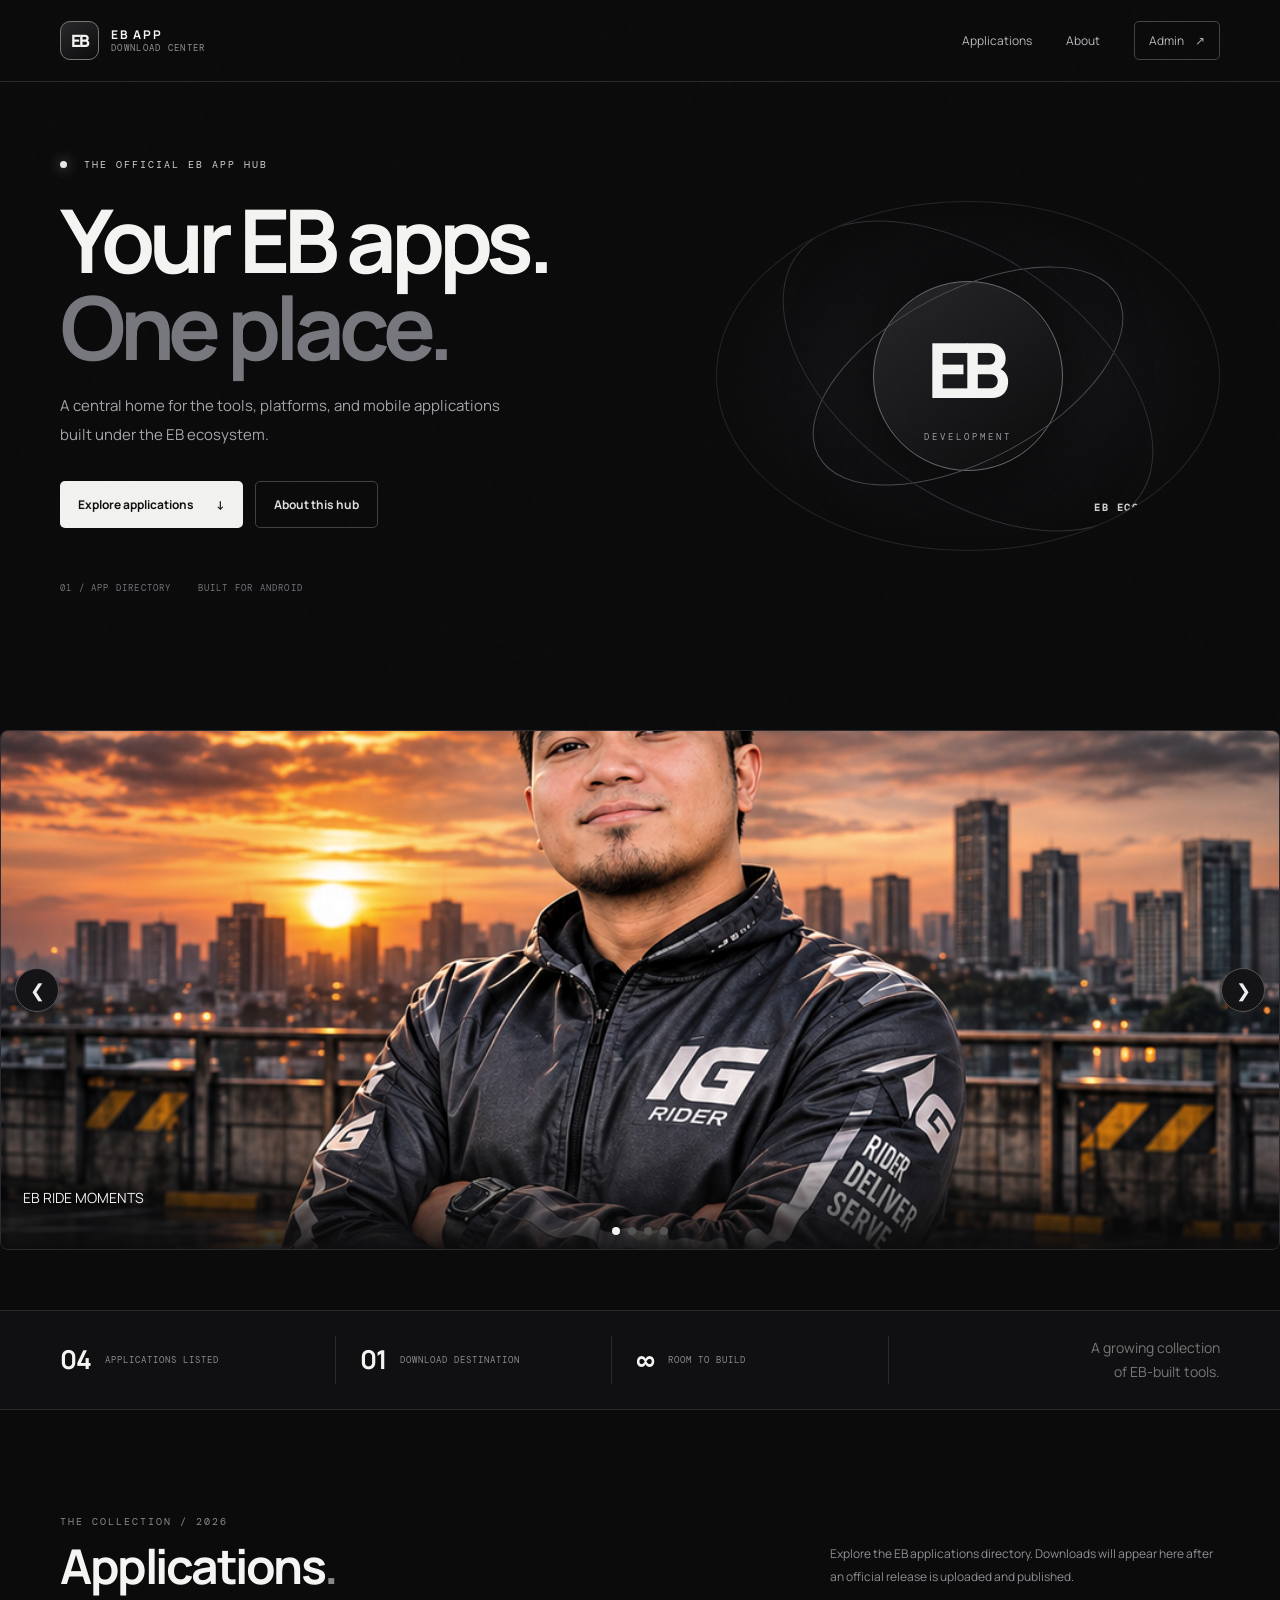
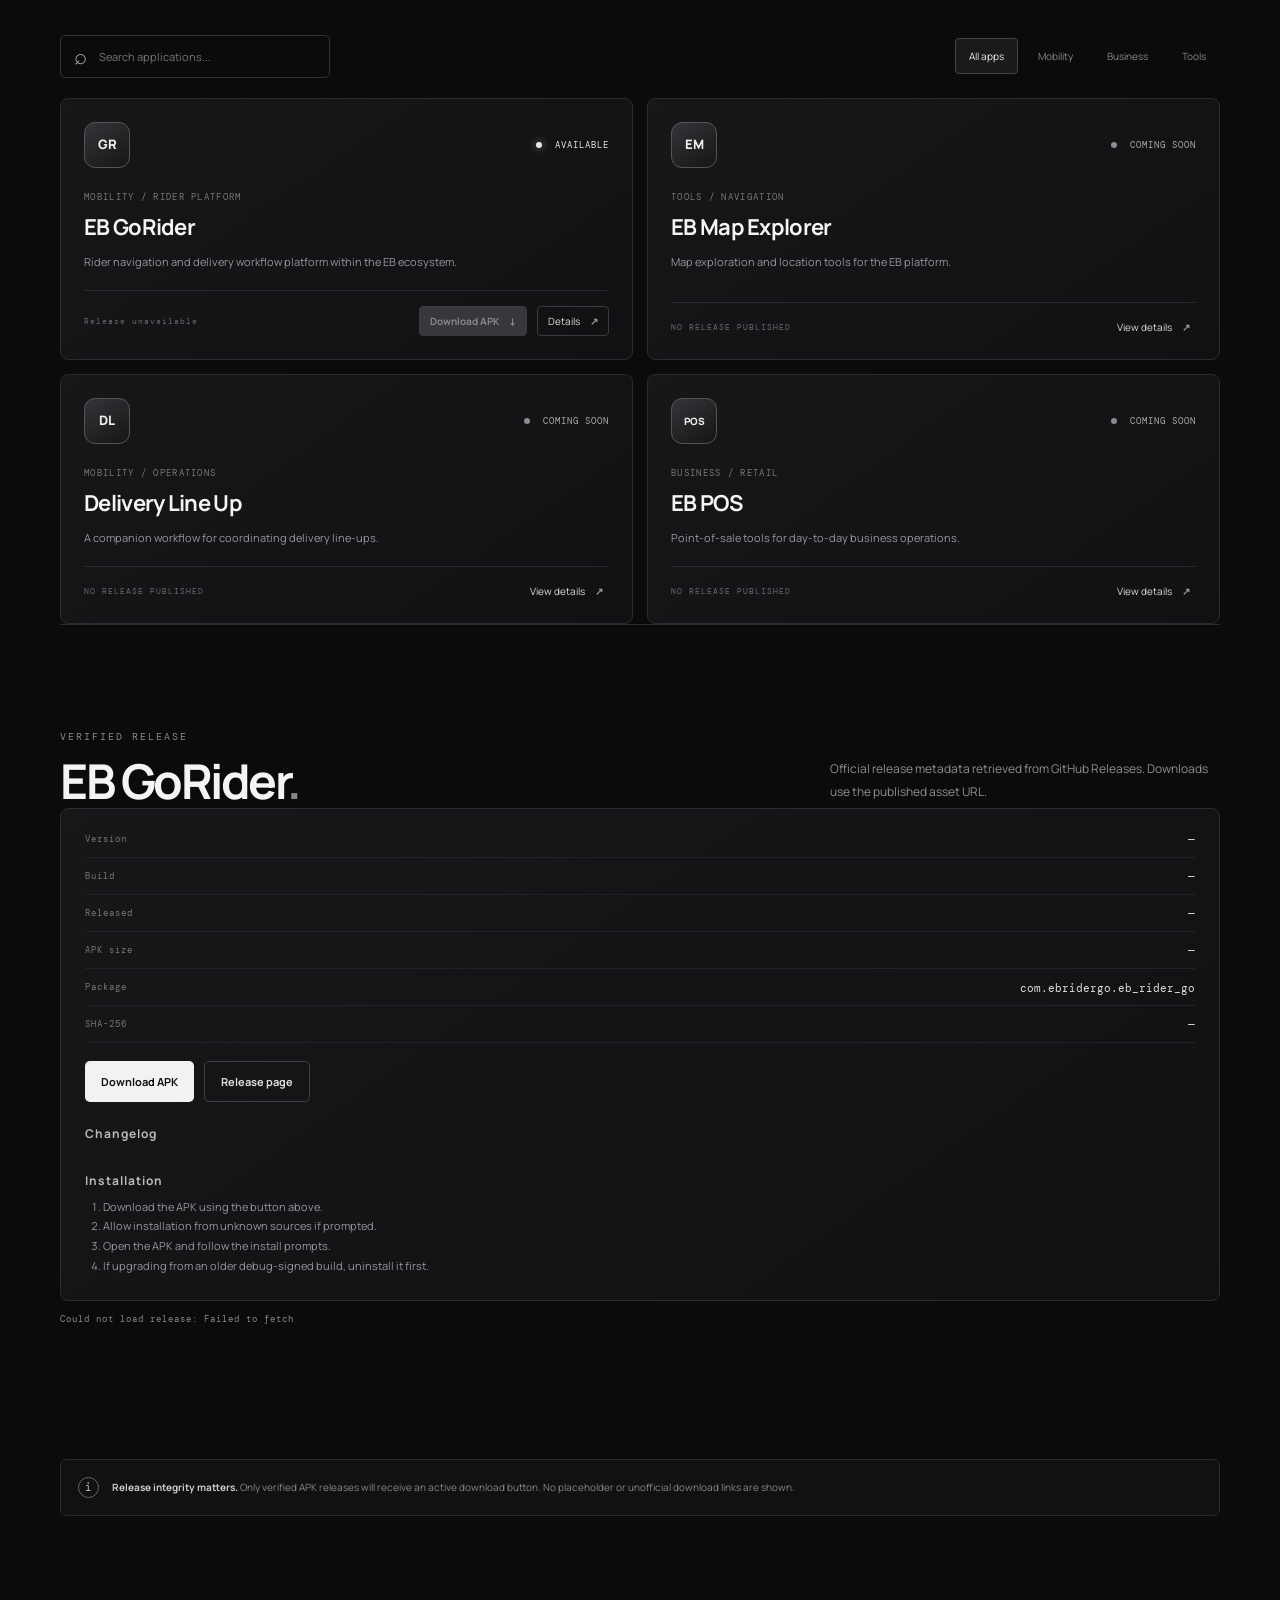
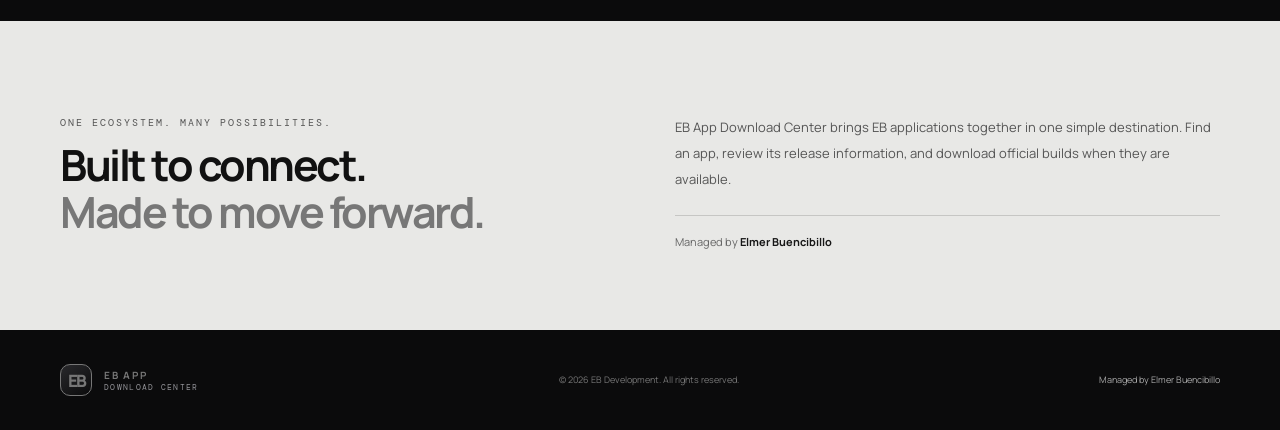
<file: index.html>
<!doctype html>
<html lang="en">
<head>
  <meta charset="utf-8">
  <meta name="viewport" content="width=device-width, initial-scale=1">
  <meta name="theme-color" content="#0b0b0c">
  <meta name="description" content="EB App Download Center — official downloads for EB applications.">
  <title>EB App Download Center</title>
  <link rel="stylesheet" href="/assets/styles.css">
</head>
<body>
  <div class="noise"></div>
  <header class="topbar">
    <a class="brand" href="/" aria-label="EB App Download Center home">
      <span class="brand-mark">EB</span>
      <span class="brand-copy"><strong>EB APP</strong><small>DOWNLOAD CENTER</small></span>
    </a>
    <nav class="nav">
      <a href="#apps">Applications</a>
      <a href="#about">About</a>
      <a class="nav-admin" href="/admin/">Admin <span>↗</span></a>
    </nav>
  </header>

  <main>
    <section class="hero wrap">
      <div class="hero-copy">
        <div class="eyebrow"><span class="pulse"></span> THE OFFICIAL EB APP HUB</div>
        <h1>Your EB apps.<br><span>One place.</span></h1>
        <p class="hero-lead">A central home for the tools, platforms, and mobile applications built under the EB ecosystem.</p>
        <div class="hero-actions">
          <a class="button button-light" href="#apps">Explore applications <span>↓</span></a>
          <a class="button button-quiet" href="#about">About this hub</a>
        </div>
        <div class="hero-meta"><span>01 / APP DIRECTORY</span><span>BUILT FOR ANDROID</span></div>
      </div>
      <div class="hero-art" aria-label="EB monogram artwork">
        <div class="orbit orbit-one"></div><div class="orbit orbit-two"></div>
        <div class="hero-emblem"><span>EB</span><small>DEVELOPMENT</small></div>
        <div class="art-caption"><span>EST.</span><strong>EB ECOSYSTEM</strong></div>
      </div>
    </section>

    <section class="slideshow-section" id="slideshow" aria-roledescription="carousel" aria-label="EB ride moments">
      <div class="slideshow">
        <div class="slideshow-track" id="slideshowTrack">
          <figure class="slide"><img src="/assets/images/slides/ig-legendary-riders-at-sunset.png" alt="EB Legendary Riders at sunset"><figcaption>EB RIDE MOMENTS</figcaption></figure>
          <figure class="slide"><img src="/assets/images/slides/ig-legendary-riders-at-sunset-1.png" alt="EB Legendary Riders at sunset"><figcaption>EB RIDE MOMENTS</figcaption></figure>
          <figure class="slide"><img src="/assets/images/slides/ig-legendary-riders-at-sunset-3.png" alt="EB Legendary Riders at sunset"><figcaption>EB RIDE MOMENTS</figcaption></figure>
          <figure class="slide"><img src="/assets/images/slides/legendary-rider-at-sunset.png" alt="EB legendary rider at sunset"><figcaption>EB RIDE MOMENTS</figcaption></figure>
        </div>
        <button class="slide-btn slide-prev" id="slidePrev" type="button" aria-label="Previous slide">&#10094;</button>
        <button class="slide-btn slide-next" id="slideNext" type="button" aria-label="Next slide">&#10095;</button>
        <div class="slide-dots" id="slideDots" role="tablist" aria-label="Slides"></div>
      </div>
    </section>

    <section class="stats-strip">
      <div class="wrap stats-inner">
        <div><strong>04</strong><span>APPLICATIONS LISTED</span></div>
        <div><strong>01</strong><span>DOWNLOAD DESTINATION</span></div>
        <div><strong>∞</strong><span>ROOM TO BUILD</span></div>
        <div class="stats-note">A growing collection<br>of EB-built tools.</div>
      </div>
    </section>

    <section class="section wrap" id="apps">
      <div class="section-heading">
        <div><div class="eyebrow muted">THE COLLECTION / 2026</div><h2>Applications<span class="period">.</span></h2></div>
        <p>Explore the EB applications directory. Downloads will appear here after an official release is uploaded and published.</p>
      </div>
      <div class="toolbar">
        <label class="searchbox"><span>⌕</span><input id="searchInput" type="search" placeholder="Search applications..." aria-label="Search applications"></label>
        <div class="filters" role="group" aria-label="Filter applications">
          <button class="filter active" data-filter="all">All apps</button>
          <button class="filter" data-filter="mobility">Mobility</button>
          <button class="filter" data-filter="business">Business</button>
          <button class="filter" data-filter="tools">Tools</button>
        </div>
      </div>
      <div class="app-grid" id="appGrid">
        <article class="app-card featured" data-category="mobility" data-name="EB GoRider" data-release-tag="eb-gorider-v1.0.5">
          <div class="card-top"><div class="app-icon icon-rider">GR</div><span class="status status-available"><i></i> AVAILABLE</span></div>
          <div class="card-body"><div class="card-kicker">MOBILITY / RIDER PLATFORM</div><h3>EB GoRider</h3><p>Rider navigation and delivery workflow platform within the EB ecosystem.</p></div>
          <div class="card-bottom">
            <span class="release-summary" id="gorider-summary">Loading release…</span>
            <div class="card-actions">
              <a class="details-btn download-btn" id="gorider-download" href="#" aria-disabled="true" rel="noopener noreferrer">Download APK <b>↓</b></a>
              <button class="details-btn" data-app="EB GoRider">Details <b>↗</b></button>
            </div>
          </div>
        </article>
        <article class="app-card" data-category="tools" data-name="EB Map Explorer">
          <div class="card-top"><div class="app-icon icon-map">EM</div><span class="status"><i></i> COMING SOON</span></div>
          <div class="card-body"><div class="card-kicker">TOOLS / NAVIGATION</div><h3>EB Map Explorer</h3><p>Map exploration and location tools for the EB platform.</p></div>
          <div class="card-bottom"><span>NO RELEASE PUBLISHED</span><button class="details-btn" data-app="EB Map Explorer">View details <b>↗</b></button></div>
        </article>
        <article class="app-card" data-category="mobility" data-name="Delivery Line Up">
          <div class="card-top"><div class="app-icon icon-delivery">DL</div><span class="status"><i></i> COMING SOON</span></div>
          <div class="card-body"><div class="card-kicker">MOBILITY / OPERATIONS</div><h3>Delivery Line Up</h3><p>A companion workflow for coordinating delivery line-ups.</p></div>
          <div class="card-bottom"><span>NO RELEASE PUBLISHED</span><button class="details-btn" data-app="Delivery Line Up">View details <b>↗</b></button></div>
        </article>
        <article class="app-card" data-category="business" data-name="EB POS">
          <div class="card-top"><div class="app-icon icon-pos">POS</div><span class="status"><i></i> COMING SOON</span></div>
          <div class="card-body"><div class="card-kicker">BUSINESS / RETAIL</div><h3>EB POS</h3><p>Point-of-sale tools for day-to-day business operations.</p></div>
          <div class="card-bottom"><span>NO RELEASE PUBLISHED</span><button class="details-btn" data-app="EB POS">View details <b>↗</b></button></div>
        </article>
      </div>
      <div class="empty-state" id="emptyState" hidden>No applications match your search.</div>

      <section class="section release-section" id="release">
        <div class="section-heading">
          <div><div class="eyebrow muted">VERIFIED RELEASE</div><h2>EB GoRider<span class="period">.</span></h2></div>
          <p>Official release metadata retrieved from GitHub Releases. Downloads use the published asset URL.</p>
        </div>
        <div class="release-card" id="gorider-release">
          <div class="release-row"><span>Version</span><strong id="rel-version">—</strong></div>
          <div class="release-row"><span>Build</span><strong id="rel-build">—</strong></div>
          <div class="release-row"><span>Released</span><strong id="rel-date">—</strong></div>
          <div class="release-row"><span>APK size</span><strong id="rel-size">—</strong></div>
          <div class="release-row"><span>Package</span><strong>com.ebridergo.eb_rider_go</strong></div>
          <div class="release-row"><span>SHA-256</span><code id="rel-sha">—</code></div>
          <div class="release-actions">
            <a class="button button-light" id="rel-download" href="#" aria-disabled="true" rel="noopener noreferrer">Download APK</a>
            <a class="button button-quiet" id="rel-page" href="#" target="_blank" rel="noopener noreferrer">Release page</a>
          </div>
          <div class="release-changelog">
            <h3>Changelog</h3>
            <ul id="rel-changelog"></ul>
          </div>
          <div class="release-install">
            <h3>Installation</h3>
            <ol>
              <li>Download the APK using the button above.</li>
              <li>Allow installation from unknown sources if prompted.</li>
              <li>Open the APK and follow the install prompts.</li>
              <li>If upgrading from an older debug-signed build, uninstall it first.</li>
            </ol>
          </div>
        </div>
        <p class="release-status" id="rel-status">Loading release from GitHub…</p>
      </section>
      <div class="release-note"><span class="note-icon">i</span><p><strong>Release integrity matters.</strong> Only verified APK releases will receive an active download button. No placeholder or unofficial download links are shown.</p></div>
    </section>

    <section class="about-band" id="about">
      <div class="wrap about-inner">
        <div><div class="eyebrow muted">ONE ECOSYSTEM. MANY POSSIBILITIES.</div><h2>Built to connect.<br><span>Made to move forward.</span></h2></div>
        <div class="about-copy"><p>EB App Download Center brings EB applications together in one simple destination. Find an app, review its release information, and download official builds when they are available.</p><span class="signature">Managed by <strong>Elmer Buencibillo</strong></span></div>
      </div>
    </section>
  </main>

  <footer class="footer wrap">
    <a class="brand footer-brand" href="/"><span class="brand-mark">EB</span><span class="brand-copy"><strong>EB APP</strong><small>DOWNLOAD CENTER</small></span></a>
    <span>© <span id="year"></span> EB Development. All rights reserved.</span>
    <span class="footer-owner">Managed by Elmer Buencibillo</span>
  </footer>

  <dialog id="appDialog" class="app-dialog">
    <button class="dialog-close" id="dialogClose" aria-label="Close details">×</button>
    <div class="eyebrow muted">APPLICATION DETAILS</div>
    <div class="dialog-mark">EB</div>
    <h2 id="dialogTitle">Application</h2>
    <p id="dialogDescription"></p>
    <div class="dialog-status" id="dialogStatus">NO RELEASE PUBLISHED YET</div>
    <a class="button button-disabled" id="dialogDownload" aria-disabled="true" href="#">Download unavailable</a>
    <small id="dialogSmall">Official APK downloads will be enabled after a verified release is published.</small>
  </dialog>
  <script src="/assets/app.js"></script>
</body>
</html>
</file>
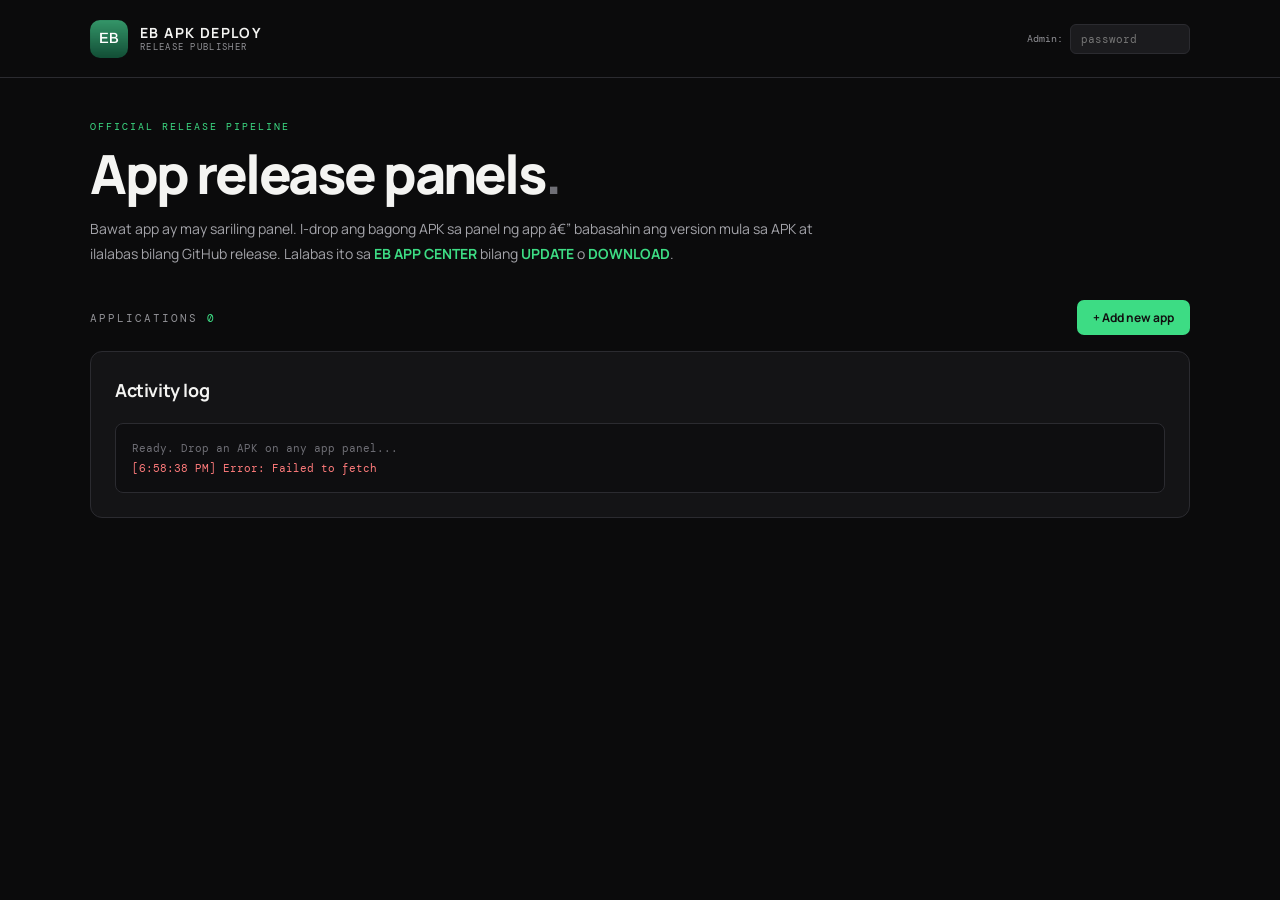
<file: deploy/index.html>
﻿<!doctype html>
<html lang="en">
<head>
  <meta charset="utf-8">
  <meta name="viewport" content="width=device-width, initial-scale=1">
  <title>EB APK DEPLOY</title>
  <link rel="stylesheet" href="styles.css">
</head>
<body>
  <header class="topbar">
    <div class="brand">
      <img src="logo.png" alt="EB" width="38" height="38">
      <div>
        <strong>EB APK DEPLOY</strong>
        <small>RELEASE PUBLISHER</small>
      </div>
    </div>
    <div class="repo">
      <label class="admin-pw">Admin:
        <input type="password" id="adminPw" placeholder="password" autocomplete="off">
      </label>
    </div>
  </header>

  <main class="wrap">
    <section class="intro">
      <div class="eyebrow">OFFICIAL RELEASE PIPELINE</div>
      <h1>App release panels<span>.</span></h1>
      <p>
        Bawat app ay may sariling panel. I-drop ang bagong APK sa panel ng app â€”
        babasahin ang version mula sa APK at ilalabas bilang GitHub release.
        Lalabas ito sa <b>EB APP CENTER</b> bilang <b>UPDATE</b> o <b>DOWNLOAD</b>.
      </p>
    </section>

    <section class="section-head">
      <h2>APPLICATIONS <span id="appCount">0</span></h2>
      <button class="btn btn-primary btn-sm" id="addAppBtn">+ Add new app</button>
    </section>

    <section class="hidden" id="addAppForm">
      <div class="card">
        <div class="card-head">
          <h2>Add a new app panel</h2>
          <button class="icon-btn" id="closeAddBtn" aria-label="Close">Ã—</button>
        </div>
        <div class="form-grid">
          <label>App name
            <input id="fName" placeholder="e.g. Calculator" autocomplete="off">
          </label>
          <label>Package name (optional)
            <input id="fPackage" placeholder="e.g. com.ebridergo.calculator" autocomplete="off">
          </label>
          <label class="full">Description
            <input id="fDescription" placeholder="What the app does..." autocomplete="off">
          </label>
          <label>Category
            <input id="fCategory" placeholder="e.g. Tools / Utility" autocomplete="off">
          </label>
          <label>Icon text (2-3 letters)
            <input id="fIcon" placeholder="e.g. CA" maxlength="4" autocomplete="off">
          </label>
          <label>Icon color
            <input type="color" id="fColor" value="#2E7D5B">
          </label>
        </div>
        <div class="actions">
          <button class="btn btn-primary" id="saveAppBtn">Save app panel</button>
          <button class="btn btn-quiet" id="cancelAddBtn">Cancel</button>
        </div>
      </div>
    </section>

    <section class="panels" id="panels"></section>

    <section class="card hidden" id="successCard">
      <div class="success-icon">&#10003;</div>
      <h2>Release published</h2>
      <p id="successMsg">The new APK is live.</p>
      <div class="links">
        <a id="releaseLink" href="#" target="_blank" rel="noopener">View release on GitHub &#8599;</a>
        <a id="downloadLink" href="#" target="_blank" rel="noopener">Direct APK download &#8599;</a>
      </div>
    </section>

    <section class="card">
      <div class="card-head"><h2>Activity log</h2></div>
      <div class="log" id="log">
        <div class="log-line muted">Ready. Drop an APK on any app panel...</div>
      </div>
    </section>
  </main>

  <script>
    // Publishable key only (safe for browser). Admin password is typed in the UI.
    window.EB_CONFIG = {
      functionUrl: 'https://hpkmbwbcsynluqcmvekm.supabase.co/functions/v1/apk-deploy',
      anonKey: 'sb_publishable_5-1svbG0WM2swi0F3FIUlg_MNxHxWvs',
    };
  </script>
  <script src="app.js"></script>
</body>
</html>
</file>
<file: assets/styles.css>
@import url('https://fonts.googleapis.com/css2?family=DM+Mono:wght@400;500&family=Manrope:wght@400;500;600;700;800&display=swap');
:root{--bg:#0b0b0c;--panel:#141416;--panel2:#1b1b1e;--line:#2b2b2f;--white:#f4f4f2;--muted:#929297;--soft:#c5c5c8;--mono:"DM Mono",monospace;--sans:"Manrope",Arial,sans-serif}
*{box-sizing:border-box}html{scroll-behavior:smooth}body{margin:0;background:var(--bg);color:var(--white);font-family:var(--sans);font-size:14px;line-height:1.6}a{color:inherit;text-decoration:none}button,input{font:inherit}.noise{position:fixed;inset:0;pointer-events:none;opacity:.035;z-index:5;background-image:url("data:image/svg+xml,%3Csvg viewBox='0 0 180 180' xmlns='http://www.w3.org/2000/svg'%3E%3Cfilter id='n'%3E%3CfeTurbulence type='fractalNoise' baseFrequency='.9' numOctaves='3' stitchTiles='stitch'/%3E%3C/filter%3E%3Crect width='100%25' height='100%25' filter='url(%23n)' opacity='.35'/%3E%3C/svg%3E")}
.wrap{width:min(1160px,calc(100% - 64px));margin-inline:auto}.topbar{height:82px;border-bottom:1px solid var(--line);display:flex;align-items:center;justify-content:space-between;padding:0 max(32px,calc((100% - 1160px)/2));position:relative;z-index:2;background:#0b0b0cf2}.brand{display:flex;align-items:center;gap:12px}.brand-mark{width:39px;height:39px;border:1px solid #777;border-radius:10px;display:grid;place-items:center;font-weight:800;letter-spacing:-2px;font-size:17px;background:linear-gradient(145deg,#29292c,#0b0b0c)}.brand-copy{display:grid;line-height:1.25;letter-spacing:1.7px}.brand-copy strong{font-size:12px}.brand-copy small{font:9px var(--mono);color:var(--muted);letter-spacing:1.3px}.nav{display:flex;align-items:center;gap:34px;color:#b8b8bc;font-size:12px}.nav a:hover{color:#fff}.nav-admin{border:1px solid #444;padding:9px 14px;border-radius:5px}.nav-admin span{padding-left:9px;color:#aaa}
.hero{min-height:530px;display:grid;grid-template-columns:1.1fr .9fr;align-items:center;gap:40px;padding-block:76px}.eyebrow{font:10px var(--mono);letter-spacing:2px;color:#d0d0d2}.muted{color:#89898f}.pulse{display:inline-block;width:7px;height:7px;border-radius:50%;background:#e7e7e7;margin-right:9px;box-shadow:0 0 13px #fff8}.hero h1{font-size:clamp(54px,7vw,88px);letter-spacing:-6px;line-height:.99;margin:25px 0 22px;font-weight:700}.hero h1 span{color:#77777e}.hero-lead{color:#a4a4aa;max-width:470px;font-size:15px;line-height:1.9}.hero-actions{display:flex;gap:12px;margin-top:32px}.button{border:0;border-radius:5px;padding:13px 18px;font-size:12px;font-weight:700;display:inline-flex;gap:22px;align-items:center;cursor:pointer}.button-light{background:#f2f2f0;color:#111}.button-light:hover{background:#d1d1d1}.button-quiet{border:1px solid #414145;color:#ddd;background:transparent}.button-quiet:hover{background:#1b1b1e}.hero-meta{display:flex;gap:26px;margin-top:54px;color:#737379;font:9px var(--mono);letter-spacing:1.2px}.hero-art{height:350px;position:relative;display:grid;place-items:center;overflow:hidden;background:radial-gradient(ellipse at center,#242427 0%,#101012 47%,#0b0b0c 72%);border:1px solid #252529;border-radius:50%}.orbit{position:absolute;border:1px solid #4a4a4f;border-radius:50%;transform:rotate(-28deg)}.orbit-one{width:340px;height:170px}.orbit-two{width:420px;height:240px;transform:rotate(35deg);border-color:#303034}.hero-emblem{width:190px;height:190px;border:1px solid #69696e;border-radius:50%;display:grid;align-content:center;justify-items:center;background:linear-gradient(145deg,#27272a,#0b0b0c);box-shadow:0 0 80px #000}.hero-emblem span{font-size:76px;font-weight:800;letter-spacing:-10px;padding-right:9px}.hero-emblem small{font:9px var(--mono);letter-spacing:3px;color:#9a9a9f}.art-caption{position:absolute;bottom:36px;right:35px;display:grid;text-align:right;font:9px var(--mono);letter-spacing:1.5px;color:#777}.art-caption strong{color:#ccc;font-size:10px}
.stats-strip{border-block:1px solid var(--line);background:#101012}.stats-inner{display:grid;grid-template-columns:repeat(3,1fr) 1.2fr;padding-block:25px}.stats-inner>div{display:flex;align-items:center;gap:14px;border-right:1px solid var(--line);padding-left:24px}.stats-inner>div:first-child{padding-left:0}.stats-inner strong{font-size:26px;letter-spacing:-1px}.stats-inner span{font:9px var(--mono);letter-spacing:1px;color:#8a8a90}.stats-inner .stats-note{border:0;justify-content:flex-end;text-align:right;line-height:1.7;color:#777}
.section{padding-block:105px}.section-heading{display:flex;justify-content:space-between;align-items:end;gap:30px}.section-heading h2,.about-inner h2{font-size:48px;letter-spacing:-2.5px;line-height:1.1;margin:12px 0 0}.period{color:#888}.section-heading>p{max-width:390px;color:#8f8f95;font-size:12px;line-height:1.9;margin:0 0 4px}.toolbar{display:flex;justify-content:space-between;gap:20px;align-items:center;margin:42px 0 20px}.searchbox{height:43px;border:1px solid #333338;border-radius:5px;display:flex;align-items:center;gap:10px;padding:0 13px;width:270px;color:#aaa}.searchbox span{font-size:22px}.searchbox input{background:none;border:0;outline:0;color:#eee;width:100%;font-size:11px}.filters{display:flex;gap:6px}.filter{border:1px solid transparent;background:none;color:#888;padding:9px 13px;border-radius:4px;font-size:10px;cursor:pointer}.filter:hover,.filter.active{border-color:#444;background:#1a1a1d;color:#eee}.app-grid{display:grid;grid-template-columns:repeat(2,1fr);gap:14px}.app-card{background:linear-gradient(145deg,#171719,#111113);border:1px solid #2b2b30;border-radius:8px;padding:23px;min-height:245px;display:flex;flex-direction:column;transition:.2s}.app-card:hover{border-color:#666;transform:translateY(-2px)}.card-top,.card-bottom{display:flex;align-items:center;justify-content:space-between}.app-icon{width:46px;height:46px;border-radius:11px;border:1px solid #555;display:grid;place-items:center;font-size:13px;font-weight:800;background:linear-gradient(145deg,#353539,#151517);color:#eee}.icon-pos{font-size:10px;letter-spacing:-.5px}.status{font:9px var(--mono);letter-spacing:1px;color:#aaa}.status i{display:inline-block;width:6px;height:6px;border-radius:50%;background:#8b8b90;margin-right:7px}.card-body{padding:23px 0 18px;flex:1}.card-kicker{font:9px var(--mono);letter-spacing:1.3px;color:#777}.card-body h3{font-size:22px;letter-spacing:-.7px;margin:7px 0}.card-body p{font-size:11px;color:#96969c;max-width:390px;margin:0;line-height:1.8}.card-bottom{border-top:1px solid #29292d;padding-top:15px}.card-bottom>span{font:8px var(--mono);letter-spacing:1px;color:#69696f}.details-btn{background:none;border:0;color:#ddd;font-size:10px;cursor:pointer}.details-btn b{margin-left:8px;color:#999}.release-note{display:flex;gap:13px;align-items:center;padding:17px;border:1px solid #2a2a2e;border-radius:6px;margin-top:20px;background:#111113}.note-icon{width:21px;height:21px;border:1px solid #666;border-radius:50%;display:grid;place-items:center;font:11px var(--mono);color:#bbb;flex:none}.release-note p{margin:0;color:#888;font-size:10px;line-height:1.7}.release-note strong{color:#ccc}.empty-state{padding:40px;text-align:center;color:#999;border:1px dashed #444}.about-band{background:#e8e8e6;color:#111;padding:80px 0}.about-inner{display:grid;grid-template-columns:1fr 1fr;gap:70px;align-items:center}.about-inner .eyebrow{color:#555}.about-inner h2{font-size:43px}.about-inner h2 span{color:#777}.about-copy p{color:#555;line-height:2;font-size:13px}.signature{display:block;border-top:1px solid #c6c6c4;padding-top:17px;margin-top:23px;color:#666;font-size:11px}.signature strong{color:#171717}.footer{min-height:100px;display:flex;align-items:center;justify-content:space-between;gap:20px;color:#777;font-size:9px}.footer-brand .brand-mark{width:32px;height:32px}.footer-brand .brand-copy strong{font-size:10px}.footer-brand .brand-copy small{font-size:8px}.footer-owner{color:#aaa}
.app-dialog{background:#171719;color:#eee;border:1px solid #555;border-radius:9px;width:min(430px,calc(100% - 30px));padding:32px;box-shadow:0 20px 100px #000}.app-dialog::backdrop{background:#000b;backdrop-filter:blur(5px)}.dialog-close{position:absolute;right:17px;top:10px;background:none;border:0;color:#aaa;font-size:27px;cursor:pointer}.dialog-mark{margin-top:25px;width:55px;height:55px;border:1px solid #666;border-radius:13px;display:grid;place-items:center;font-weight:800}.app-dialog h2{font-size:27px;margin:14px 0 5px}.app-dialog p{color:#aaa;font-size:12px;line-height:1.8}.dialog-status{border:1px solid #444;padding:10px;margin:22px 0;font:9px var(--mono);letter-spacing:1px;color:#bbb}.button-disabled{background:#38383c;color:#888;cursor:not-allowed;width:100%;justify-content:center}.app-dialog>small{display:block;color:#777;font-size:9px;margin-top:13px;line-height:1.7}
@media(max-width:760px){.wrap{width:calc(100% - 36px)}.topbar{height:70px;padding:0 18px}.nav{gap:14px;font-size:10px}.nav>a:first-child{display:none}.hero{grid-template-columns:1fr;padding-block:65px 35px;gap:30px}.hero h1{font-size:62px;letter-spacing:-4px}.hero-art{height:280px;width:min(100%,400px);margin:auto}.hero-emblem{width:155px;height:155px}.hero-emblem span{font-size:61px}.orbit-one{width:280px}.orbit-two{width:340px}.stats-inner{grid-template-columns:repeat(3,1fr);gap:10px;padding-block:20px}.stats-inner>div{padding:0 7px;gap:7px;display:grid}.stats-inner strong{font-size:21px}.stats-inner span{font-size:7px}.stats-inner .stats-note{display:none}.section{padding-block:70px}.section-heading{display:block}.section-heading h2{font-size:41px}.section-heading>p{margin-top:15px}.toolbar{display:block;margin-top:27px}.searchbox{width:100%}.filters{margin-top:10px;overflow:auto}.filter{white-space:nowrap}.app-grid{grid-template-columns:1fr}.app-card{min-height:225px}.about-band{padding:60px 0}.about-inner{grid-template-columns:1fr;gap:22px}.about-inner h2{font-size:37px}.footer{padding-block:25px;flex-wrap:wrap}.footer>span{width:calc(50% - 10px)}.footer-owner{text-align:right}.hero-meta{margin-top:35px;gap:15px;font-size:8px}}
.status-available{color:#e7e7e7}.status-available i{background:#e7e7e7;box-shadow:0 0 8px #fff8}.card-actions{display:flex;gap:10px;align-items:center;flex-wrap:wrap}.card-actions .details-btn{border:1px solid #3a3a3f;padding:6px 10px;border-radius:4px}.card-actions .details-btn:hover{border-color:#666;background:#1b1b1e}.download-btn{color:#111;background:#f2f2f0;padding:6px 10px;border-radius:4px;font-weight:700}.download-btn:hover{background:#d1d1d1}.download-btn[aria-disabled="true"]{background:#38383c;color:#888;cursor:not-allowed;pointer-events:none}.release-section{border-top:1px solid var(--line)}.release-card{background:linear-gradient(145deg,#171719,#111113);border:1px solid #2b2b30;border-radius:8px;padding:24px;display:grid;gap:12px}.release-row{display:flex;justify-content:space-between;gap:16px;border-bottom:1px solid #232327;padding-bottom:10px}.release-row:last-of-type{border-bottom:0}.release-row span{font:9px var(--mono);letter-spacing:1px;color:#777}.release-row strong,.release-row code{font:11px var(--mono);color:#ddd;word-break:break-all}.release-actions{display:flex;gap:10px;flex-wrap:wrap;margin-top:6px}.release-actions .button{padding:11px 16px;font-size:11px}.release-changelog h3,.release-install h3{font-size:12px;letter-spacing:1px;margin:10px 0 6px;color:#bbb}.release-changelog ul{margin:0;padding-left:18px;color:#96969c;font-size:11px;line-height:1.8}.release-install ol{margin:0;padding-left:18px;color:#96969c;font-size:11px;line-height:1.8}.release-status{font:9px var(--mono);letter-spacing:1px;color:#888;margin-top:12px}@media(max-width:760px){.release-row{flex-direction:column;gap:4px}.release-actions .button{width:100%;justify-content:center}}
.slideshow-section{padding-block:60px}.slideshow{position:relative;height:520px;border:1px solid #2b2b30;border-radius:8px;overflow:hidden;background:#0b0b0c}.slideshow-track{position:absolute;inset:0}.slide{position:absolute;inset:0;margin:0;display:none}.slide.active{display:block}.slide img{width:100%;height:100%;object-fit:cover;display:block;filter:saturate(.9) contrast(1.02)}.slide figcaption{position:absolute;left:0;right:0;bottom:0;padding:40px 22px;display:flex;justify-content:space-between;align-items:flex-end;background:linear-gradient(transparent,rgba(11,11,12,.92));color:#eee}.slide figcaption strong{font-size:12px;letter-spacing:2px;text-transform:uppercase}.slideshow .slide-btn{position:absolute;top:50%;transform:translateY(-50%);z-index:2;width:44px;height:44px;border-radius:50%;border:1px solid #555;background:#141416;color:#eee;font-size:18px;cursor:pointer}.slide-prev{left:14px}.slide-next{right:14px}.slideshow .slide-btn:hover{background:#1f1f23}.slide-dots{position:absolute;bottom:14px;left:50%;transform:translateX(-50%);display:flex;gap:8px;z-index:2}.slide-dot{width:8px;height:8px;border-radius:50%;border:0;background:#555;cursor:pointer;padding:0}.slide-dot.active{background:#f2f2f0}@media(prefers-reduced-motion:reduce){*{scroll-behavior:auto!important;transition:none!important}}
</file>
<file: deploy/styles.css>
﻿@import url('https://fonts.googleapis.com/css2?family=DM+Mono:wght@400;500&family=Manrope:wght@400;500;600;700;800&display=swap');

:root {
  --bg: #0b0b0c; --panel: #141416; --panel2: #1b1b1e; --line: #2b2b30;
  --text: #f4f4f2; --muted: #929297; --green: #3ddc84; --green-dim: #1e3a2a;
  --mono: "DM Mono", monospace; --sans: "Manrope", Arial, sans-serif;
}
* { box-sizing: border-box; }
body { margin: 0; background: var(--bg); color: var(--text); font-family: var(--sans); font-size: 14px; line-height: 1.6; }

.topbar {
  height: 78px; border-bottom: 1px solid var(--line); display: flex; align-items: center;
  justify-content: space-between; padding: 0 max(32px, calc((100% - 1100px) / 2));
  background: #0b0b0cf2; position: sticky; top: 0; z-index: 5;
}
.brand { display: flex; align-items: center; gap: 12px; }
.brand img { border-radius: 10px; }
.brand > div { display: grid; line-height: 1.25; }
.brand strong { font-size: 14px; letter-spacing: 1.4px; }
.brand small { font: 9px var(--mono); color: var(--muted); letter-spacing: 1.3px; }
.repo { display: flex; align-items: center; gap: 8px; color: var(--muted); font: 10px var(--mono); }
.repo .dot { width: 7px; height: 7px; border-radius: 50%; background: var(--green); box-shadow: 0 0 10px var(--green); }

.wrap { width: min(1100px, calc(100% - 48px)); margin: 0 auto; padding-block: 42px 80px; }
.intro { margin-bottom: 30px; }
.eyebrow { font: 10px var(--mono); letter-spacing: 2px; color: var(--green); margin-bottom: 12px; }
.intro h1 { font-size: clamp(36px, 5vw, 54px); letter-spacing: -2.5px; line-height: 1.05; margin: 0 0 14px; font-weight: 800; }
.intro h1 span { color: #6f6f76; }
.intro p { color: #a4a4aa; max-width: 760px; font-size: 14px; line-height: 1.8; margin: 0; }
.intro p b { color: var(--green); }

.section-head { display: flex; justify-content: space-between; align-items: center; margin: 34px 0 16px; }
.section-head h2 { font: 11px var(--mono); letter-spacing: 2px; color: var(--muted); margin: 0; }
.section-head h2 span { color: var(--green); }

.card {
  background: var(--panel); border: 1px solid var(--line); border-radius: 12px;
  padding: 24px; margin-bottom: 20px;
}
.hidden { display: none !important; }
.card-head { display: flex; justify-content: space-between; align-items: center; margin-bottom: 18px; }
.card h2 { font-size: 18px; margin: 0; letter-spacing: -.4px; }
.icon-btn { background: none; border: 0; color: var(--muted); font-size: 24px; cursor: pointer; line-height: 1; }
.icon-btn:hover { color: var(--text); }

.btn { border: 0; border-radius: 7px; padding: 12px 22px; font-weight: 700; font-size: 13px; cursor: pointer; font-family: var(--sans); }
.btn-sm { padding: 9px 16px; font-size: 12px; }
.btn-primary { background: var(--green); color: #111; }
.btn-primary:hover:not(:disabled) { background: #6ff0a8; }
.btn-primary:disabled { background: #333338; color: #777; cursor: not-allowed; }
.btn-quiet { background: transparent; border: 1px solid var(--line); color: var(--muted); }
.btn-quiet:hover { background: var(--panel2); color: var(--text); }
.actions { display: flex; gap: 10px; margin-top: 18px; }

.form-grid { display: grid; grid-template-columns: repeat(2, 1fr); gap: 14px; }
.form-grid label { display: grid; gap: 6px; font: 10px var(--mono); letter-spacing: 1px; color: var(--muted); }
.form-grid label.full { grid-column: 1 / -1; }
.form-grid input {
  background: var(--panel2); border: 1px solid var(--line); border-radius: 7px;
  color: var(--text); padding: 11px 13px; font: 13px var(--sans); outline: none;
}
.form-grid input:focus { border-color: var(--green); }
.form-grid input[type="color"] { padding: 3px; height: 42px; cursor: pointer; }

.panels { display: grid; grid-template-columns: repeat(2, 1fr); gap: 18px; }
@media (max-width: 820px) { .panels { grid-template-columns: 1fr; } }

.panel {
  background: var(--panel); border: 1px solid var(--line); border-radius: 12px;
  padding: 20px; display: flex; flex-direction: column; gap: 14px;
}
.panel-head { display: flex; gap: 14px; align-items: flex-start; }
.app-icon {
  width: 54px; height: 54px; border-radius: 13px; flex-shrink: 0;
  display: grid; place-items: center; font-weight: 800; font-size: 15px; color: #fff;
}
.panel-info { flex: 1; min-width: 0; }
.panel-info h3 { font-size: 17px; margin: 0 0 2px; letter-spacing: -.4px; }
.panel-info .pkg { font: 10px var(--mono); color: var(--muted); word-break: break-all; }
.panel-info .desc { color: #a4a4aa; font-size: 12px; margin: 7px 0 0; line-height: 1.5; }
.panel-info .cat { font: 9px var(--mono); color: var(--green); letter-spacing: 1px; }

.live-row { display: flex; gap: 8px; align-items: center; flex-wrap: wrap; font: 10px var(--mono); }
.live-tag { background: var(--green-dim); color: var(--green); border: 1px solid var(--green); border-radius: 20px; padding: 4px 10px; }
.live-none { background: var(--panel2); color: var(--muted); border: 1px solid var(--line); border-radius: 20px; padding: 4px 10px; }
.live-row a { color: var(--muted); text-decoration: underline; }
.live-row a:hover { color: var(--green); }

.dropzone {
  border: 2px dashed #3a3a41; border-radius: 9px; padding: 22px 14px; text-align: center;
  cursor: pointer; transition: .2s; background: #101012;
}
.dropzone:hover, .dropzone.dragover { border-color: var(--green); background: var(--green-dim); }
.dropzone:focus-visible { outline: 2px solid var(--green); outline-offset: 3px; }
.dropzone .dz-icon { font-size: 24px; color: var(--green); line-height: 1; }
.dropzone .dz-main { font-weight: 700; font-size: 13px; margin: 6px 0 2px; }
.dropzone .dz-sub { color: var(--muted); font-size: 11px; }
.dropzone .dz-sub span { color: var(--green); text-decoration: underline; }
.dropzone.busy { opacity: .6; pointer-events: none; }

.panel-result { border-top: 1px solid var(--line); padding-top: 14px; }
.result-grid { display: grid; grid-template-columns: 1fr 1fr; gap: 8px 14px; font-size: 11px; }
.result-grid span { color: var(--muted); font: 9px var(--mono); letter-spacing: 1px; display: block; }
.result-grid strong { word-break: break-all; font-weight: 600; }
.result-actions { display: flex; gap: 8px; align-items: center; margin-top: 14px; flex-wrap: wrap; }
.badge { font: 10px var(--mono); letter-spacing: 1px; padding: 5px 10px; border-radius: 20px; border: 1px solid var(--line); color: var(--muted); }
.badge.ok { color: var(--green); border-color: var(--green); background: var(--green-dim); }
.badge.warn { color: #ffb86b; border-color: #ffb86b; background: #3a2a15; }
.badge.err { color: #ff7b7b; border-color: #ff7b7b; background: #3a1a1a; }
.flow-note { font: 10px var(--mono); color: var(--green); }
.flow-note.warn { color: #ffb86b; }
.panel input[type="file"] { display: none; }

#successCard { text-align: center; }
.success-icon { width: 54px; height: 54px; border-radius: 50%; display: grid; place-items: center; margin: 0 auto 12px; font-size: 26px; font-weight: 800; background: var(--green-dim); color: var(--green); border: 1px solid var(--green); }
#successCard p { color: var(--muted); }
.links { display: flex; gap: 12px; justify-content: center; flex-wrap: wrap; margin: 18px 0; }
.links a { color: var(--green); border: 1px solid var(--green); border-radius: 7px; padding: 10px 16px; text-decoration: none; font-size: 12px; font-weight: 700; }
.links a:hover { background: var(--green-dim); }

.log { background: #0e0e10; border: 1px solid var(--line); border-radius: 8px; padding: 14px 16px; max-height: 220px; overflow: auto; font: 11px var(--mono); }
.log-line { padding: 3px 0; color: #b8b8bd; word-break: break-all; }
.log-line.muted { color: #6f6f76; }
.log-line.ok { color: var(--green); }
.log-line.err { color: #ff7b7b; }

.admin-pw { display: flex; align-items: center; gap: 7px; color: var(--muted); font: 10px var(--mono); }
.admin-pw input {
  background: var(--panel2); border: 1px solid var(--line); border-radius: 6px;
  color: var(--text); padding: 7px 10px; font: 11px var(--mono); width: 120px; outline: none;
}
.admin-pw input:focus { border-color: var(--green); }

.del-btn { background:none; border:0; color:#777; cursor:pointer; font-size:16px; padding:4px 8px; border-radius:6px; flex-shrink:0; line-height:1; }
.del-btn:hover { color:#ff7b7b; background:#3a1a1a; }
@media (max-width: 700px) {
  .wrap { width: calc(100% - 30px); padding-top: 28px; }
  .repo { display: none; }
  .form-grid { grid-template-columns: 1fr; }
  .topbar { padding: 0 16px; }
}
</file>
